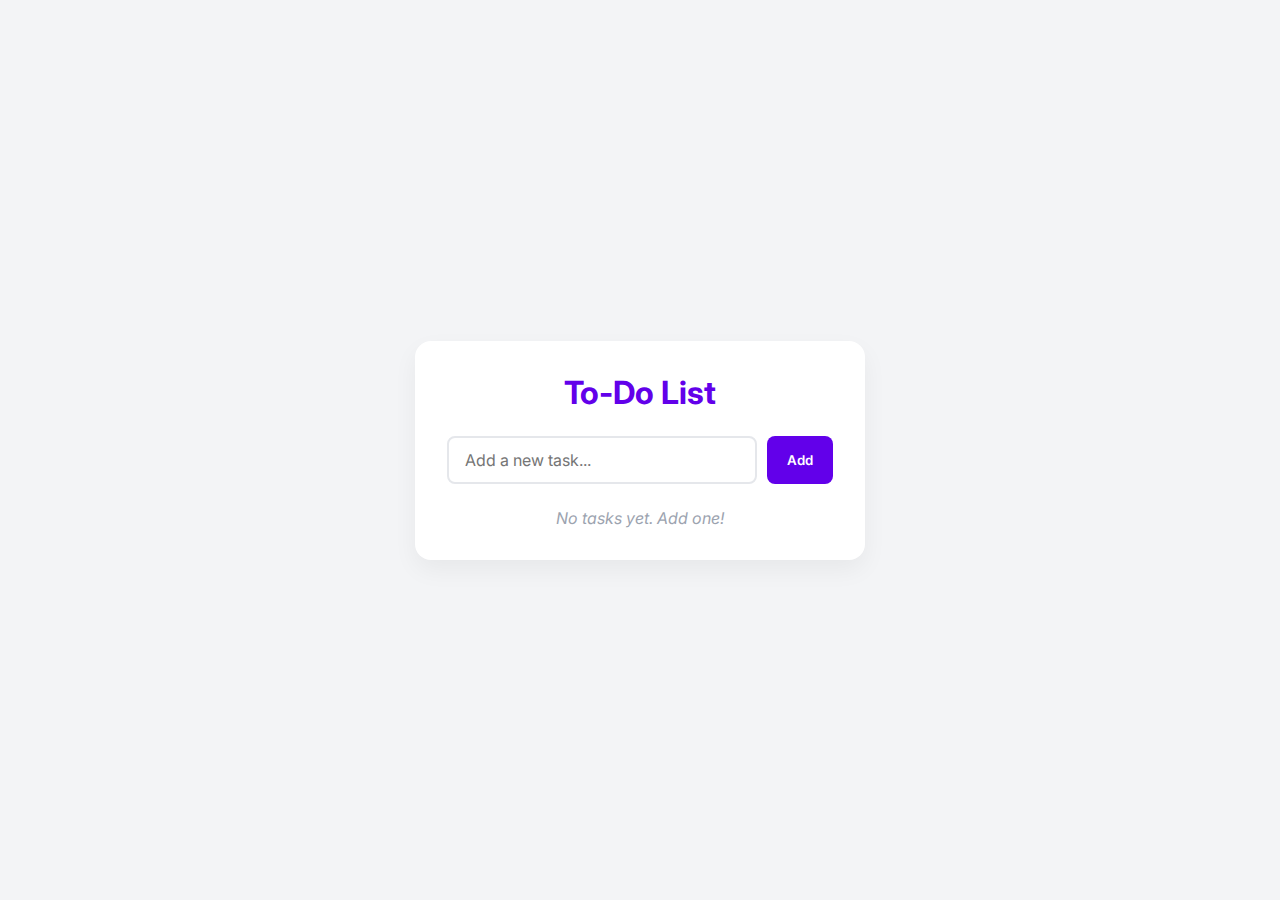
<file: index.htm>
<!DOCTYPE html>
<html lang="en">
  <head>
    <meta charset="UTF-8" />
    <meta name="viewport" content="width=device-width, initial-scale=1.0" />
    <title>My Todo App</title>
    <link rel="stylesheet" href="style.css">
    <link href="https://fonts.googleapis.com/css2?family=Inter:wght@400;600;700&display=swap" rel="stylesheet">
  </head>
  <body>
    <div class="container">
      <h1>To-Do List</h1>
      <div class="input-group">
        <input type="text" id="todo-input" placeholder="Add a new task...">
        <button id="add-btn">Add</button>
      </div>
      <ul id="todo-list">
        <!-- Tasks will be added here -->
      </ul>
      <p id="empty-state" class="empty-state">No tasks yet. Add one!</p>
    </div>

    <script src="app.js"></script>
  </body>
</html>
</file>
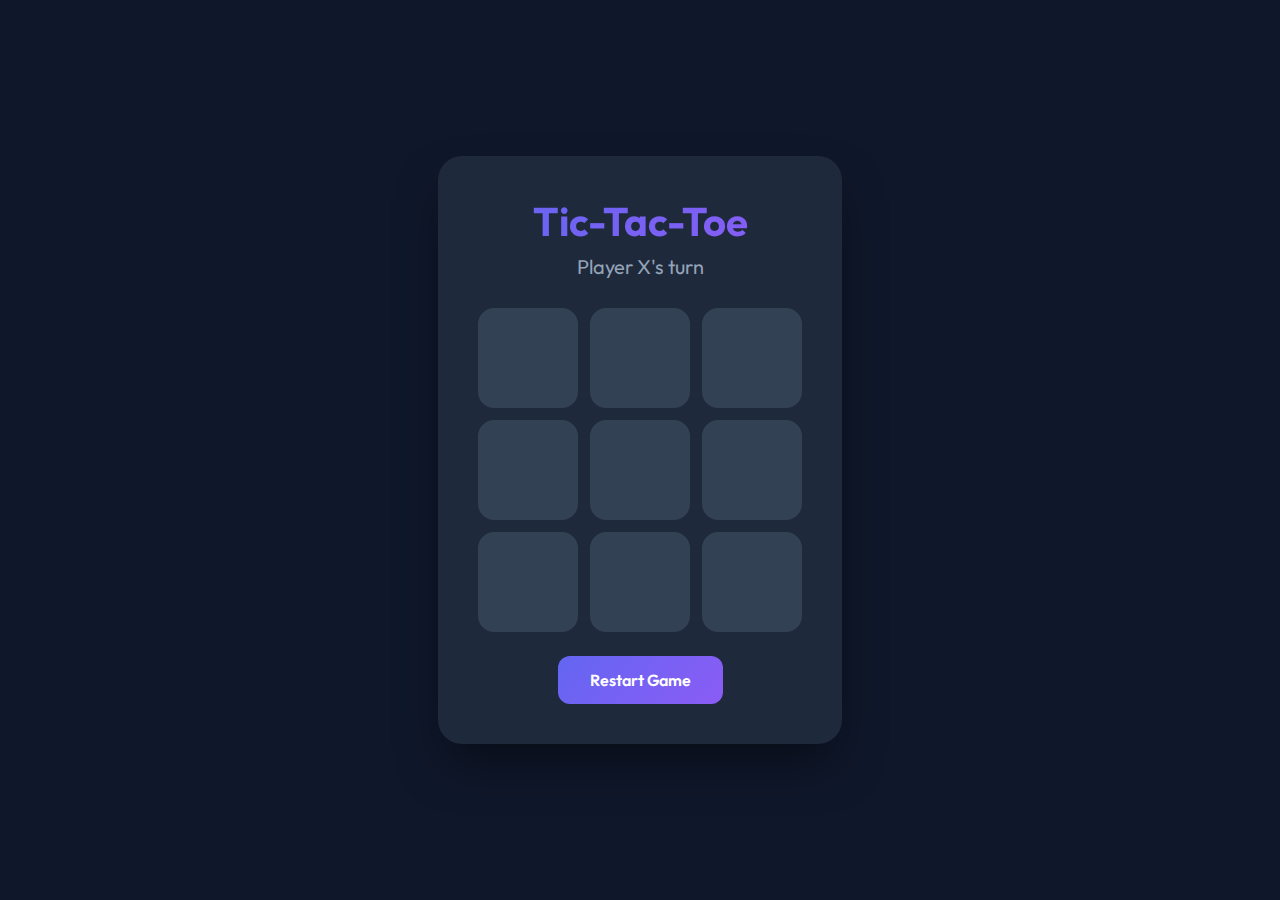
<file: tic-tac-toe/index.html>
<!DOCTYPE html>
<html lang="en">

<head>
    <meta charset="UTF-8">
    <meta name="viewport" content="width=device-width, initial-scale=1.0">
    <title>Tic-Tac-Toe</title>
    <link rel="stylesheet" href="style.css">
    <link href="https://fonts.googleapis.com/css2?family=Outfit:wght@400;600;700&display=swap" rel="stylesheet">
</head>

<body>
    <div class="container">
        <h1>Tic-Tac-Toe</h1>
        <p id="status" class="status">Player X's turn</p>
        <div id="board" class="board">
            <div class="cell" data-index="0"></div>
            <div class="cell" data-index="1"></div>
            <div class="cell" data-index="2"></div>
            <div class="cell" data-index="3"></div>
            <div class="cell" data-index="4"></div>
            <div class="cell" data-index="5"></div>
            <div class="cell" data-index="6"></div>
            <div class="cell" data-index="7"></div>
            <div class="cell" data-index="8"></div>
        </div>
        <button id="restart-btn" class="restart-btn">Restart Game</button>
    </div>
    <script src="app.js"></script>
</body>

</html>
</file>
<file: style.css>
:root {
  --primary-color: #6200ea;
  --primary-light: #b388ff;
  --background-color: #f3f4f6;
  --text-color: #1f2937;
  --card-bg: #ffffff;
  --danger-color: #ef4444;
}

* {
  box-sizing: border-box;
  margin: 0;
  padding: 0;
  font-family: 'Inter', system-ui, -apple-system, sans-serif;
}

body {
  background-color: var(--background-color);
  color: var(--text-color);
  display: flex;
  justify-content: center;
  align-items: center;
  min-height: 100vh;
  padding: 20px;
}

.container {
  background-color: var(--card-bg);
  padding: 2rem;
  border-radius: 16px;
  box-shadow: 0 10px 25px rgba(0, 0, 0, 0.05);
  width: 100%;
  max-width: 450px;
}

h1 {
  text-align: center;
  margin-bottom: 1.5rem;
  color: var(--primary-color);
  font-weight: 700;
}

.input-group {
  display: flex;
  gap: 10px;
  margin-bottom: 1.5rem;
}

input[type="text"] {
  flex-grow: 1;
  padding: 12px 16px;
  border: 2px solid #e5e7eb;
  border-radius: 8px;
  font-size: 1rem;
  transition: border-color 0.2s;
}

input[type="text"]:focus {
  outline: none;
  border-color: var(--primary-light);
}

button#add-btn {
  padding: 12px 20px;
  background-color: var(--primary-color);
  color: white;
  border: none;
  border-radius: 8px;
  font-weight: 600;
  cursor: pointer;
  transition: background-color 0.2s;
}

button#add-btn:hover {
  background-color: #4a00b0;
}

ul {
  list-style: none;
}

li {
  background-color: #f9fafb;
  border-bottom: 1px solid #e5e7eb;
  padding: 12px 16px;
  display: flex;
  justify-content: space-between;
  align-items: center;
  transition: background-color 0.2s;
  border-radius: 6px;
  margin-bottom: 8px;
}

li:last-child {
  margin-bottom: 0;
}

li:hover {
  background-color: #f3f4f6;
}

.delete-btn {
  background: none;
  border: none;
  color: #9ca3af;
  cursor: pointer;
  font-size: 1.2rem;
  padding: 4px;
  border-radius: 4px;
  transition: color 0.2s, background-color 0.2s;
  line-height: 1;
}

.delete-btn:hover {
  color: var(--danger-color);
  background-color: #fee2e2;
}

.empty-state {
  text-align: center;
  color: #9ca3af;
  font-style: italic;
  margin-top: 1rem;
}
</file>
<file: tic-tac-toe/style.css>
:root {
    --bg-color: #0f172a;
    --container-bg: #1e293b;
    --cell-bg: #334155;
    --cell-hover: #475569;
    --x-color: #38bdf8;
    --o-color: #f472b6;
    --text-color: #f1f5f9;
    --accent-gradient: linear-gradient(135deg, #6366f1, #8b5cf6);
    --win-glow: 0 0 20px rgba(56, 189, 248, 0.6);
}

* {
    box-sizing: border-box;
    margin: 0;
    padding: 0;
    font-family: 'Outfit', system-ui, sans-serif;
}

body {
    background-color: var(--bg-color);
    color: var(--text-color);
    display: flex;
    justify-content: center;
    align-items: center;
    min-height: 100vh;
    padding: 20px;
}

.container {
    background: var(--container-bg);
    padding: 2.5rem;
    border-radius: 24px;
    box-shadow: 0 25px 50px -12px rgba(0, 0, 0, 0.5);
    text-align: center;
}

h1 {
    font-size: 2.5rem;
    font-weight: 700;
    margin-bottom: 0.5rem;
    background: var(--accent-gradient);
    -webkit-background-clip: text;
    -webkit-text-fill-color: transparent;
    background-clip: text;
}

.status {
    font-size: 1.25rem;
    margin-bottom: 1.5rem;
    color: #94a3b8;
    min-height: 1.5em;
}

.status.winner {
    font-weight: 700;
    color: var(--x-color);
    animation: pulse 1s ease-in-out infinite alternate;
}

@keyframes pulse {
    from {
        opacity: 0.8;
    }

    to {
        opacity: 1;
    }
}

.board {
    display: grid;
    grid-template-columns: repeat(3, 1fr);
    gap: 12px;
    margin-bottom: 1.5rem;
}

.cell {
    width: 100px;
    height: 100px;
    background-color: var(--cell-bg);
    border-radius: 16px;
    display: flex;
    justify-content: center;
    align-items: center;
    font-size: 3rem;
    font-weight: 700;
    cursor: pointer;
    transition: background-color 0.2s, transform 0.1s, box-shadow 0.2s;
}

.cell:hover:not(.taken) {
    background-color: var(--cell-hover);
    transform: scale(1.03);
}

.cell.taken {
    cursor: not-allowed;
}

.cell.x {
    color: var(--x-color);
    text-shadow: 0 0 15px rgba(56, 189, 248, 0.5);
}

.cell.o {
    color: var(--o-color);
    text-shadow: 0 0 15px rgba(244, 114, 182, 0.5);
}

.cell.win {
    box-shadow: var(--win-glow);
    animation: winPulse 0.6s ease-in-out infinite alternate;
}

@keyframes winPulse {
    from {
        transform: scale(1);
    }

    to {
        transform: scale(1.05);
    }
}

.restart-btn {
    padding: 14px 32px;
    font-size: 1rem;
    font-weight: 600;
    background: var(--accent-gradient);
    color: white;
    border: none;
    border-radius: 12px;
    cursor: pointer;
    transition: transform 0.2s, box-shadow 0.2s;
}

.restart-btn:hover {
    transform: translateY(-2px);
    box-shadow: 0 10px 20px rgba(99, 102, 241, 0.3);
}

.restart-btn:active {
    transform: translateY(0);
}
</file>
